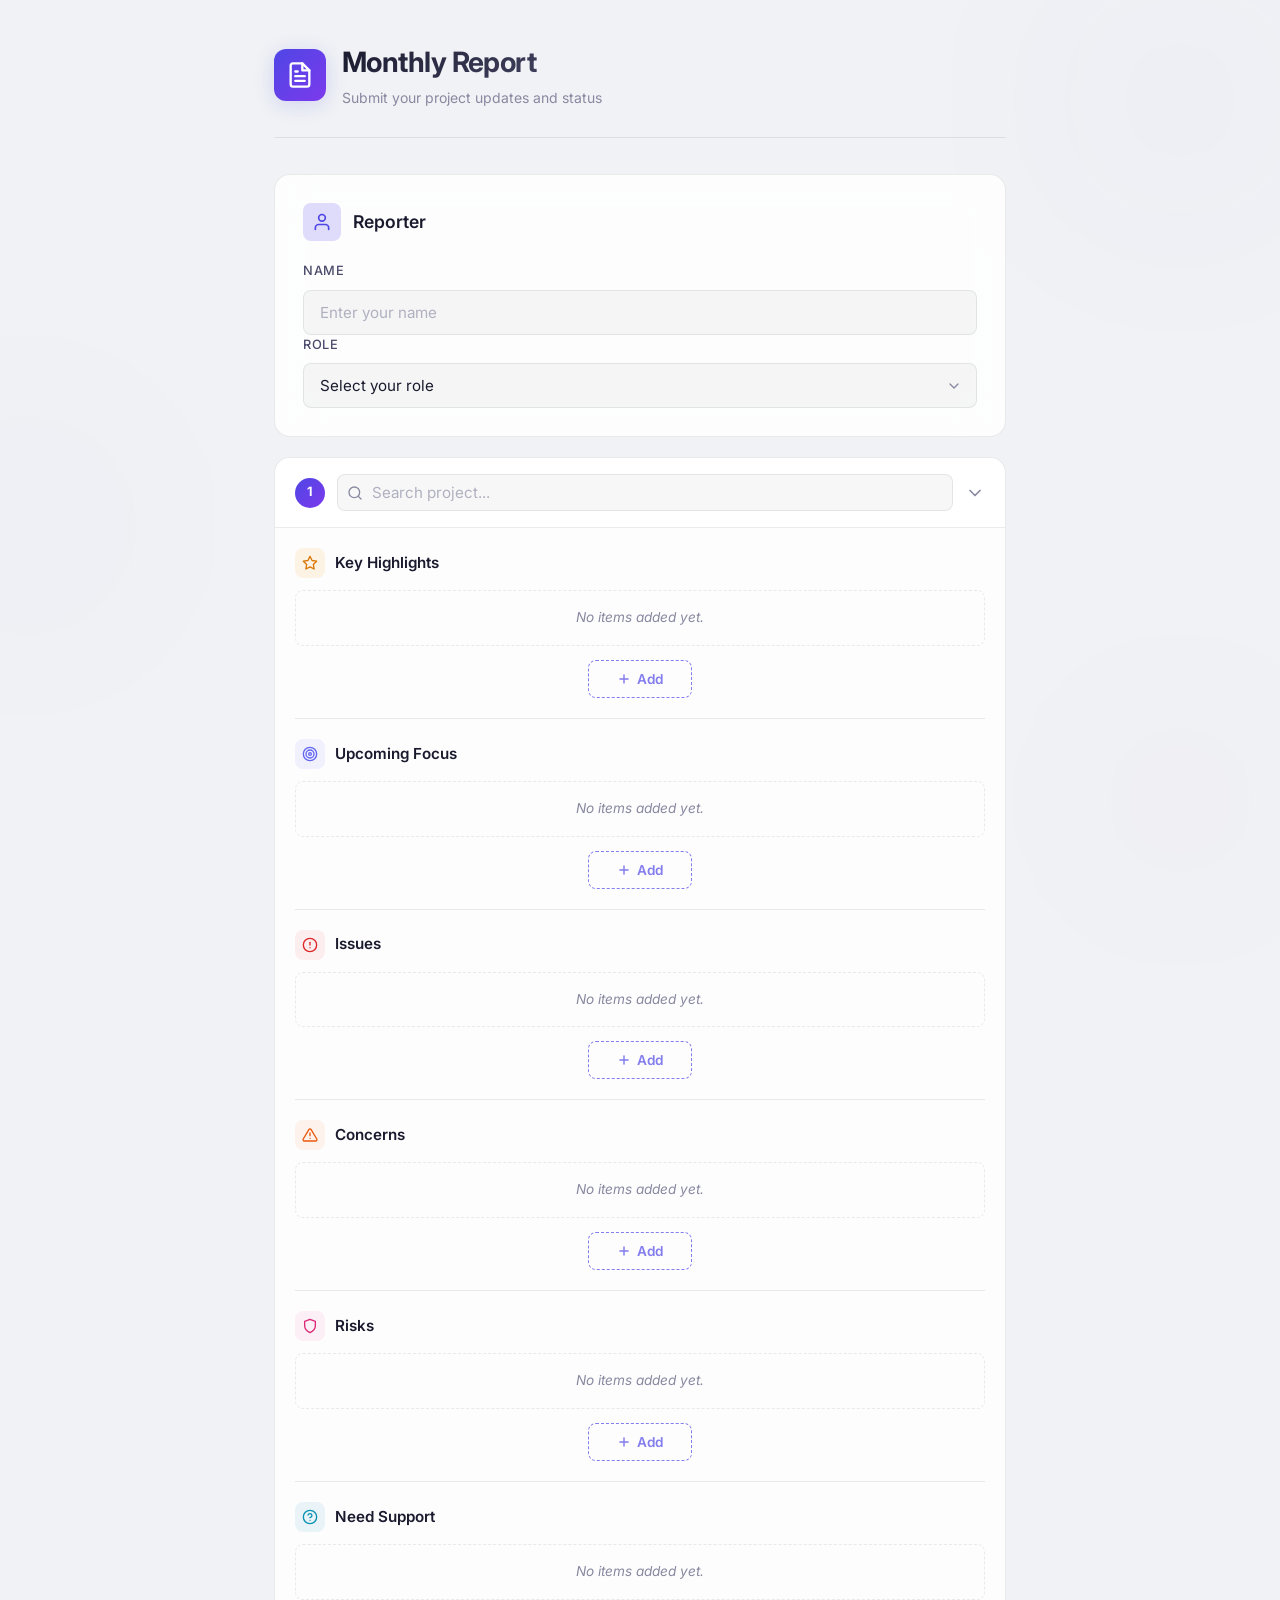
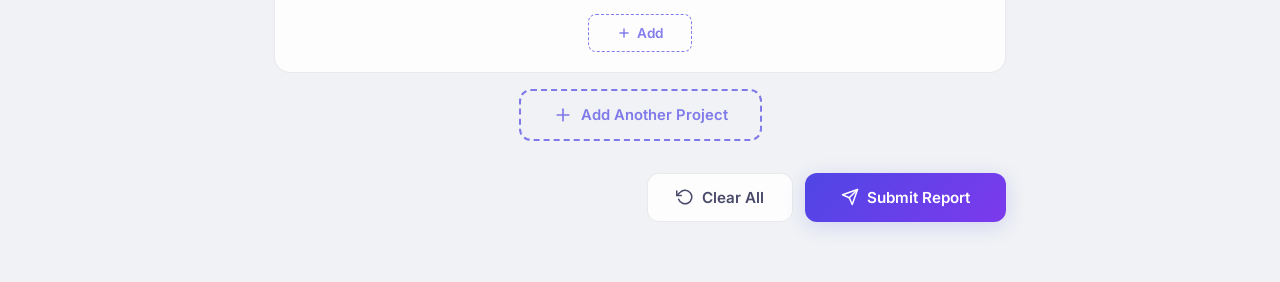
<file: index.html>
<!DOCTYPE html>
<html lang="en">

<head>
    <meta charset="UTF-8">
    <meta name="viewport" content="width=device-width, initial-scale=1.0">
    <title>Monthly Report</title>
    <meta name="description"
        content="Monthly project report input application for tracking key highlights, issues, concerns, and risks.">
    <link rel="preconnect" href="https://fonts.googleapis.com">
    <link rel="preconnect" href="https://fonts.gstatic.com" crossorigin>
    <link href="https://fonts.googleapis.com/css2?family=Inter:wght@300;400;500;600;700&display=swap" rel="stylesheet">
    <link rel="stylesheet" href="style.css">
</head>

<body>
    <div class="app-wrapper">
        <!-- Decorative background orbs -->
        <div class="bg-orb bg-orb-1"></div>
        <div class="bg-orb bg-orb-2"></div>
        <div class="bg-orb bg-orb-3"></div>

        <header class="app-header">
            <div class="header-icon">
                <svg width="28" height="28" viewBox="0 0 24 24" fill="none" stroke="currentColor" stroke-width="2"
                    stroke-linecap="round" stroke-linejoin="round">
                    <path d="M14 2H6a2 2 0 0 0-2 2v16a2 2 0 0 0 2 2h12a2 2 0 0 0 2-2V8z" />
                    <polyline points="14 2 14 8 20 8" />
                    <line x1="16" y1="13" x2="8" y2="13" />
                    <line x1="16" y1="17" x2="8" y2="17" />
                    <polyline points="10 9 9 9 8 9" />
                </svg>
            </div>
            <div>
                <h1>Monthly Report</h1>
                <p class="header-subtitle">Submit your project updates and status</p>
            </div>
        </header>

        <main class="report-form-container">
            <form id="reportForm">
                <!-- Name Section -->
                <section class="form-section" id="basicInfoSection">
                    <div class="section-header">
                        <div class="section-icon">
                            <svg width="20" height="20" viewBox="0 0 24 24" fill="none" stroke="currentColor"
                                stroke-width="2" stroke-linecap="round" stroke-linejoin="round">
                                <path d="M20 21v-2a4 4 0 0 0-4-4H8a4 4 0 0 0-4 4v2" />
                                <circle cx="12" cy="7" r="4" />
                            </svg>
                        </div>
                        <h2>Reporter</h2>
                    </div>
                    <div class="form-group">
                        <label for="nameInput">Name</label>
                        <input type="text" id="nameInput" placeholder="Enter your name" required>
                    </div>
                    <div class="form-group">
                        <label for="roleInput">Role</label>
                        <select id="roleInput" required>
                            <option value="" disabled selected>Select your role</option>
                            <optgroup label="Senior">
                                <option value="Senior Quality Assurance Automation">Senior Quality Assurance Automation</option>
                                <option value="Senior Quality Assurance">Senior Quality Assurance</option>
                                <option value="Senior Backend Developer">Senior Backend Developer</option>
                                <option value="Senior DevSecOps">Senior DevSecOps</option>
                                <option value="Senior Frontend Developer">Senior Frontend Developer</option>
                            </optgroup>
                            <optgroup label="Mid">
                                <option value="Mid Quality Assurance Automation">Mid Quality Assurance Automation</option>
                                <option value="Mid Quality Assurance">Mid Quality Assurance</option>
                                <option value="Mid Backend Developer">Mid Backend Developer</option>
                                <option value="Mid Frontend Developer">Mid Frontend Developer</option>
                            </optgroup>
                        </select>
                    </div>
                </section>

                <!-- Projects Container -->
                <div id="projectsContainer">
                    <!-- Project cards will be rendered here by JS -->
                </div>

                <!-- Add Project Button -->
                <div class="add-project-btn-wrap">
                    <button type="button" class="btn-add-project" id="addProjectBtn" onclick="addProject()">
                        <svg width="20" height="20" viewBox="0 0 24 24" fill="none" stroke="currentColor"
                            stroke-width="2" stroke-linecap="round" stroke-linejoin="round">
                            <line x1="12" y1="5" x2="12" y2="19" />
                            <line x1="5" y1="12" x2="19" y2="12" />
                        </svg>
                        Add Another Project
                    </button>
                </div>

                <!-- Submit Button -->
                <div class="form-actions">
                    <button type="button" class="btn-clear" id="clearFormBtn" onclick="clearForm()">
                        <svg width="18" height="18" viewBox="0 0 24 24" fill="none" stroke="currentColor"
                            stroke-width="2" stroke-linecap="round" stroke-linejoin="round">
                            <polyline points="1 4 1 10 7 10" />
                            <path d="M3.51 15a9 9 0 1 0 2.13-9.36L1 10" />
                        </svg>
                        Clear All
                    </button>
                    <button type="submit" class="btn-submit" id="submitReportBtn">
                        <svg width="18" height="18" viewBox="0 0 24 24" fill="none" stroke="currentColor"
                            stroke-width="2" stroke-linecap="round" stroke-linejoin="round">
                            <path d="M22 2L11 13" />
                            <path d="M22 2L15 22L11 13L2 9L22 2Z" />
                        </svg>
                        Submit Report
                    </button>
                </div>
            </form>
        </main>

        <!-- Success Modal -->
        <div class="modal-overlay" id="successModal">
            <div class="modal-content">
                <div class="modal-icon">
                    <svg width="48" height="48" viewBox="0 0 24 24" fill="none" stroke="currentColor" stroke-width="2"
                        stroke-linecap="round" stroke-linejoin="round">
                        <path d="M22 11.08V12a10 10 0 1 1-5.93-9.14" />
                        <polyline points="22 4 12 14.01 9 11.01" />
                    </svg>
                </div>
                <h2>Report Submitted!</h2>
                <p>Your monthly report has been submitted successfully.</p>
                <div class="modal-summary" id="modalSummary"></div>
                <button class="btn-modal-close" onclick="closeModal()">Close</button>
            </div>
        </div>
    </div>

    <!-- Toast Notifications -->
    <div class="toast-container" id="toastContainer"></div>

    <script src="app.js"></script>
</body>

</html>
</file>
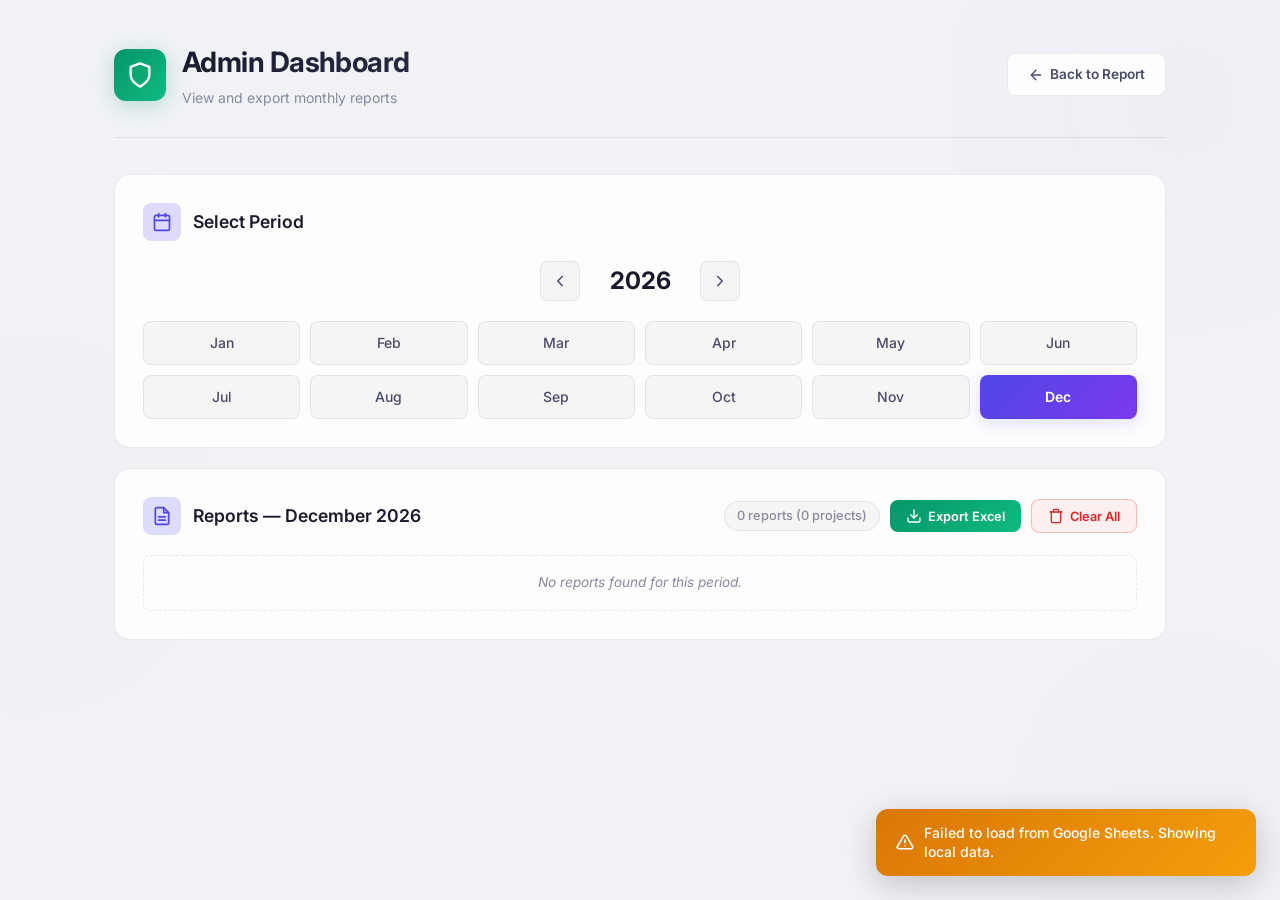
<file: admin.html>
<!DOCTYPE html>
<html lang="en">

<head>
    <meta charset="UTF-8">
    <meta name="viewport" content="width=device-width, initial-scale=1.0">
    <title>Admin - Monthly Reports</title>
    <meta name="description" content="Admin dashboard for viewing and exporting monthly project reports.">
    <link rel="preconnect" href="https://fonts.googleapis.com">
    <link rel="preconnect" href="https://fonts.gstatic.com" crossorigin>
    <link href="https://fonts.googleapis.com/css2?family=Inter:wght@300;400;500;600;700&display=swap" rel="stylesheet">
    <link rel="stylesheet" href="style.css">
    <script src="https://cdn.sheetjs.com/xlsx-0.20.3/package/dist/xlsx.full.min.js"></script>
</head>

<body class="admin-page">
    <div class="app-wrapper">
        <!-- Decorative background orbs -->
        <div class="bg-orb bg-orb-1"></div>
        <div class="bg-orb bg-orb-2"></div>
        <div class="bg-orb bg-orb-3"></div>

        <header class="app-header">
            <div class="header-icon admin-header-icon">
                <svg width="28" height="28" viewBox="0 0 24 24" fill="none" stroke="currentColor" stroke-width="2"
                    stroke-linecap="round" stroke-linejoin="round">
                    <path d="M12 22s8-4 8-10V5l-8-3-8 3v7c0 6 8 10 8 10z" />
                </svg>
            </div>
            <div class="header-title-group">
                <h1>Admin Dashboard</h1>
                <p class="header-subtitle">View and export monthly reports</p>
            </div>
            <a href="index.html" class="btn-back-link">
                <svg width="16" height="16" viewBox="0 0 24 24" fill="none" stroke="currentColor" stroke-width="2"
                    stroke-linecap="round" stroke-linejoin="round">
                    <line x1="19" y1="12" x2="5" y2="12" />
                    <polyline points="12 19 5 12 12 5" />
                </svg>
                Back to Report
            </a>
        </header>

        <!-- Month/Year Picker Section -->
        <section class="form-section" id="filterSection">
            <div class="section-header">
                <div class="section-icon">
                    <svg width="20" height="20" viewBox="0 0 24 24" fill="none" stroke="currentColor" stroke-width="2"
                        stroke-linecap="round" stroke-linejoin="round">
                        <rect x="3" y="4" width="18" height="18" rx="2" ry="2" />
                        <line x1="16" y1="2" x2="16" y2="6" />
                        <line x1="8" y1="2" x2="8" y2="6" />
                        <line x1="3" y1="10" x2="21" y2="10" />
                    </svg>
                </div>
                <h2>Select Period</h2>
            </div>

            <div class="month-year-picker">
                <div class="picker-nav">
                    <button type="button" class="picker-nav-btn" id="prevYearBtn" onclick="changeYear(-1)">
                        <svg width="18" height="18" viewBox="0 0 24 24" fill="none" stroke="currentColor"
                            stroke-width="2" stroke-linecap="round" stroke-linejoin="round">
                            <polyline points="15 18 9 12 15 6" />
                        </svg>
                    </button>
                    <span class="picker-year" id="pickerYear">2026</span>
                    <button type="button" class="picker-nav-btn" id="nextYearBtn" onclick="changeYear(1)">
                        <svg width="18" height="18" viewBox="0 0 24 24" fill="none" stroke="currentColor"
                            stroke-width="2" stroke-linecap="round" stroke-linejoin="round">
                            <polyline points="9 18 15 12 9 6" />
                        </svg>
                    </button>
                </div>
                <div class="month-grid" id="monthGrid">
                    <!-- Months will be rendered by JS -->
                </div>
            </div>
        </section>

        <!-- Reports Table Section -->
        <section class="form-section saved-reports-section" id="savedReportsSection">
            <div class="section-header">
                <div class="section-icon">
                    <svg width="20" height="20" viewBox="0 0 24 24" fill="none" stroke="currentColor" stroke-width="2"
                        stroke-linecap="round" stroke-linejoin="round">
                        <path d="M14 2H6a2 2 0 0 0-2 2v16a2 2 0 0 0 2 2h12a2 2 0 0 0 2-2V8z" />
                        <polyline points="14 2 14 8 20 8" />
                        <line x1="16" y1="13" x2="8" y2="13" />
                        <line x1="16" y1="17" x2="8" y2="17" />
                    </svg>
                </div>
                <h2 id="reportsSectionTitle">Reports</h2>
                <div class="section-header-actions">
                    <span class="report-count" id="reportCount">0 reports</span>
                    <button type="button" class="btn-export" id="exportExcelBtn" onclick="exportToExcel()">
                        <svg width="16" height="16" viewBox="0 0 24 24" fill="none" stroke="currentColor"
                            stroke-width="2" stroke-linecap="round" stroke-linejoin="round">
                            <path d="M21 15v4a2 2 0 0 1-2 2H5a2 2 0 0 1-2-2v-4" />
                            <polyline points="7 10 12 15 17 10" />
                            <line x1="12" y1="15" x2="12" y2="3" />
                        </svg>
                        Export Excel
                    </button>
                    <button type="button" class="btn-clear-all-reports" id="clearAllReportsBtn"
                        onclick="clearAllReports()">
                        <svg width="16" height="16" viewBox="0 0 24 24" fill="none" stroke="currentColor"
                            stroke-width="2" stroke-linecap="round" stroke-linejoin="round">
                            <polyline points="3 6 5 6 21 6" />
                            <path d="M19 6v14a2 2 0 0 1-2 2H7a2 2 0 0 1-2-2V6m3 0V4a2 2 0 0 1 2-2h4a2 2 0 0 1 2 2v2" />
                        </svg>
                        Clear All
                    </button>
                </div>
            </div>
            <div class="reports-table-wrapper" id="reportsTableWrapper">
                <!-- Loading Spinner -->
                <div class="table-loader" id="tableLoader">
                    <div class="loader-spinner"></div>
                    <p>Loading reports...</p>
                </div>
                <div class="empty-state" id="noReportsMsg" style="display:none;">No reports found for this period.</div>
                <table class="reports-table" id="reportsTable" style="display:none;">
                    <thead>
                        <tr>
                            <th>#</th>
                            <th>Date</th>
                            <th>Name</th>
                            <th>Role</th>
                            <th>Project</th>
                            <th>Highlights</th>
                            <th>Upcoming Focus</th>
                            <th>Issues</th>
                            <th>Concerns</th>
                            <th>Risks</th>
                            <th>Need Support</th>
                            <th></th>
                        </tr>
                    </thead>
                    <tbody id="reportsTableBody"></tbody>
                </table>
            </div>
        </section>
    </div>

    <!-- Toast Notifications -->
    <div class="toast-container" id="toastContainer"></div>

    <script src="admin.js"></script>
</body>

</html>
</file>
<file: style.css>
/* ===========================
   CSS Custom Properties
   =========================== */
:root {
    --bg-primary: #f0f2f5;
    --bg-secondary: #ffffff;
    --bg-card: rgba(255, 255, 255, 0.85);
    --bg-card-hover: rgba(255, 255, 255, 0.95);
    --bg-input: rgba(0, 0, 0, 0.03);
    --bg-input-focus: rgba(0, 0, 0, 0.05);

    --text-primary: #1a1a2e;
    --text-secondary: #4a4a6a;
    --text-muted: #8888a0;
    --text-placeholder: #b0b0c0;

    --accent-blue: #4f46e5;
    --accent-blue-glow: rgba(79, 70, 229, 0.18);
    --accent-purple: #7c3aed;
    --accent-purple-glow: rgba(124, 58, 237, 0.12);

    --highlight-color: #d97706;
    --highlight-bg: rgba(245, 158, 11, 0.1);
    --highlight-border: rgba(245, 158, 11, 0.35);

    --issue-color: #dc2626;
    --issue-bg: rgba(239, 68, 68, 0.08);
    --issue-border: rgba(239, 68, 68, 0.3);

    --concern-color: #ea580c;
    --concern-bg: rgba(249, 115, 22, 0.08);
    --concern-border: rgba(249, 115, 22, 0.3);

    --risk-color: #db2777;
    --risk-bg: rgba(236, 72, 153, 0.08);
    --risk-border: rgba(236, 72, 153, 0.3);

    --success-color: #059669;
    --success-bg: rgba(16, 185, 129, 0.1);

    --border-color: rgba(0, 0, 0, 0.08);
    --border-hover: rgba(0, 0, 0, 0.15);

    --support-color: #0891b2;
    --support-bg: rgba(8, 145, 178, 0.08);
    --support-border: rgba(8, 145, 178, 0.3);

    --radius-sm: 8px;
    --radius-md: 12px;
    --radius-lg: 16px;
    --radius-xl: 20px;

    --shadow-sm: 0 1px 3px rgba(0, 0, 0, 0.3);
    --shadow-md: 0 4px 16px rgba(0, 0, 0, 0.3);
    --shadow-lg: 0 8px 32px rgba(0, 0, 0, 0.4);

    --transition-fast: 150ms ease;
    --transition-normal: 250ms ease;
    --transition-slow: 400ms ease;
}

/* ===========================
   Reset & Base
   =========================== */
*,
*::before,
*::after {
    margin: 0;
    padding: 0;
    box-sizing: border-box;
}

html {
    scroll-behavior: smooth;
}

body {
    font-family: 'Inter', -apple-system, BlinkMacSystemFont, 'Segoe UI', sans-serif;
    background: var(--bg-primary);
    color: var(--text-primary);
    min-height: 100vh;
    line-height: 1.6;
    -webkit-font-smoothing: antialiased;
    -moz-osx-font-smoothing: grayscale;
}

/* ===========================
   App Wrapper & Background
   =========================== */
.app-wrapper {
    position: relative;
    max-width: 780px;
    margin: 0 auto;
    padding: 40px 24px 60px;
    overflow: hidden;
}

.bg-orb {
    position: fixed;
    border-radius: 50%;
    filter: blur(100px);
    pointer-events: none;
    z-index: 0;
    opacity: 0.5;
}

.bg-orb-1 {
    width: 400px;
    height: 400px;
    background: radial-gradient(circle, rgba(79, 70, 229, 0.08), transparent 70%);
    top: -100px;
    right: -100px;
    animation: float1 20s ease-in-out infinite;
}

.bg-orb-2 {
    width: 350px;
    height: 350px;
    background: radial-gradient(circle, rgba(124, 58, 237, 0.06), transparent 70%);
    bottom: 200px;
    left: -150px;
    animation: float2 25s ease-in-out infinite;
}

.bg-orb-3 {
    width: 300px;
    height: 300px;
    background: radial-gradient(circle, rgba(236, 72, 153, 0.06), transparent 70%);
    bottom: -50px;
    right: -50px;
    animation: float3 18s ease-in-out infinite;
}

@keyframes float1 {

    0%,
    100% {
        transform: translate(0, 0);
    }

    33% {
        transform: translate(-30px, 40px);
    }

    66% {
        transform: translate(20px, -20px);
    }
}

@keyframes float2 {

    0%,
    100% {
        transform: translate(0, 0);
    }

    33% {
        transform: translate(40px, -30px);
    }

    66% {
        transform: translate(-20px, 30px);
    }
}

@keyframes float3 {

    0%,
    100% {
        transform: translate(0, 0);
    }

    50% {
        transform: translate(-30px, -40px);
    }
}

/* ===========================
   Header
   =========================== */
.app-header {
    position: relative;
    z-index: 1;
    display: flex;
    align-items: center;
    gap: 16px;
    margin-bottom: 36px;
    padding-bottom: 28px;
    border-bottom: 1px solid var(--border-color);
}

.header-icon {
    display: flex;
    align-items: center;
    justify-content: center;
    width: 52px;
    height: 52px;
    border-radius: var(--radius-md);
    background: linear-gradient(135deg, var(--accent-blue), var(--accent-purple));
    color: white;
    flex-shrink: 0;
    box-shadow: 0 4px 20px var(--accent-blue-glow);
}

.app-header h1 {
    font-size: 1.75rem;
    font-weight: 700;
    letter-spacing: -0.02em;
    background: linear-gradient(135deg, var(--text-primary) 0%, var(--text-secondary) 100%);
    -webkit-background-clip: text;
    -webkit-text-fill-color: transparent;
    background-clip: text;
}

.header-subtitle {
    font-size: 0.875rem;
    color: var(--text-muted);
    margin-top: 2px;
}

/* ===========================
   Form Sections
   =========================== */
.form-section {
    position: relative;
    z-index: 1;
    background: var(--bg-card);
    border: 1px solid var(--border-color);
    border-radius: var(--radius-lg);
    padding: 28px;
    margin-bottom: 20px;
    backdrop-filter: blur(20px);
    -webkit-backdrop-filter: blur(20px);
    transition: border-color var(--transition-normal), box-shadow var(--transition-normal);
}

.form-section:hover {
    border-color: var(--border-hover);
    box-shadow: var(--shadow-md);
}

.section-header {
    display: flex;
    align-items: center;
    gap: 12px;
    margin-bottom: 20px;
}

.section-icon {
    display: flex;
    align-items: center;
    justify-content: center;
    width: 38px;
    height: 38px;
    border-radius: var(--radius-sm);
    background: var(--accent-blue-glow);
    color: var(--accent-blue);
    flex-shrink: 0;
}

.section-icon.highlight-icon {
    background: var(--highlight-bg);
    color: var(--highlight-color);
}

.section-icon.issue-icon {
    background: var(--issue-bg);
    color: var(--issue-color);
}

.section-icon.concern-icon {
    background: var(--concern-bg);
    color: var(--concern-color);
}

.section-icon.risk-icon {
    background: var(--risk-bg);
    color: var(--risk-color);
}

.section-icon.support-icon {
    background: var(--support-bg);
    color: var(--support-color);
}

.section-icon.focus-icon {
    background: rgba(99, 102, 241, 0.08);
    color: #6366f1;
}

.section-header h2 {
    font-size: 1.1rem;
    font-weight: 600;
    color: var(--text-primary);
}

/* ===========================
   Form Grid & Inputs
   =========================== */
.form-grid {
    display: grid;
    grid-template-columns: 1fr 1fr;
    gap: 20px;
}

.form-group label {
    display: block;
    font-size: 0.8rem;
    font-weight: 500;
    color: var(--text-secondary);
    margin-bottom: 8px;
    text-transform: uppercase;
    letter-spacing: 0.05em;
}

.form-group input[type="text"],
.form-group select {
    width: 100%;
    padding: 12px 16px;
    font-size: 0.95rem;
    font-family: inherit;
    color: var(--text-primary);
    background: var(--bg-input);
    border: 1px solid var(--border-color);
    border-radius: var(--radius-sm);
    transition: all var(--transition-normal);
    outline: none;
}

.form-group select {
    appearance: none;
    -webkit-appearance: none;
    -moz-appearance: none;
    background-image: url("data:image/svg+xml;charset=UTF-8,%3csvg xmlns='http://www.w3.org/2000/svg' width='16' height='16' viewBox='0 0 24 24' fill='none' stroke='%238888a0' stroke-width='2' stroke-linecap='round' stroke-linejoin='round'%3e%3cpolyline points='6 9 12 15 18 9'/%3e%3c/svg%3e");
    background-repeat: no-repeat;
    background-position: right 14px center;
    padding-right: 40px;
    cursor: pointer;
}

.form-group input[type="text"]:focus,
.form-group select:focus {
    background-color: var(--bg-input-focus);
    border-color: var(--accent-blue);
    box-shadow: 0 0 0 3px var(--accent-blue-glow);
}

.form-group input[type="text"]::placeholder {
    color: var(--text-placeholder);
}

/* ===========================
   Dynamic List Items
   =========================== */
.dynamic-list {
    display: flex;
    flex-direction: column;
    gap: 8px;
    margin-bottom: 14px;
    min-height: 0;
}

.list-item {
    display: flex;
    align-items: center;
    gap: 12px;
    padding: 12px 16px;
    background: var(--bg-input);
    border: 1px solid var(--border-color);
    border-radius: var(--radius-sm);
    animation: slideIn 0.3s ease forwards;
    transition: all var(--transition-normal);
}

.list-item:hover {
    background: var(--bg-input-focus);
    border-color: var(--border-hover);
}

.list-item .item-number {
    display: flex;
    align-items: center;
    justify-content: center;
    width: 26px;
    height: 26px;
    border-radius: 50%;
    font-size: 0.75rem;
    font-weight: 600;
    flex-shrink: 0;
}

/* Category-specific item number colors */
.item-number.cat-keyHighlight {
    background: var(--highlight-bg);
    color: var(--highlight-color);
    border: 1px solid var(--highlight-border);
}

.item-number.cat-issue {
    background: var(--issue-bg);
    color: var(--issue-color);
    border: 1px solid var(--issue-border);
}

.item-number.cat-concern {
    background: var(--concern-bg);
    color: var(--concern-color);
    border: 1px solid var(--concern-border);
}

.item-number.cat-risk {
    background: var(--risk-bg);
    color: var(--risk-color);
    border: 1px solid var(--risk-border);
}

.item-number.cat-needSupport {
    background: var(--support-bg);
    color: var(--support-color);
    border: 1px solid var(--support-border);
}

.item-number.cat-upcomingFocus {
    background: rgba(99, 102, 241, 0.08);
    color: #6366f1;
    border: 1px solid rgba(99, 102, 241, 0.3);
}

.list-item .item-text {
    flex: 1;
    font-size: 0.925rem;
    color: var(--text-primary);
    line-height: 1.4;
}

.list-item .btn-remove {
    display: flex;
    align-items: center;
    justify-content: center;
    width: 30px;
    height: 30px;
    border: none;
    background: transparent;
    color: var(--text-muted);
    border-radius: var(--radius-sm);
    cursor: pointer;
    transition: all var(--transition-fast);
    flex-shrink: 0;
}

.list-item .btn-remove:hover {
    background: var(--issue-bg);
    color: var(--issue-color);
}

@keyframes slideIn {
    from {
        opacity: 0;
        transform: translateY(-8px);
    }

    to {
        opacity: 1;
        transform: translateY(0);
    }
}

@keyframes slideOut {
    from {
        opacity: 1;
        transform: translateX(0);
        max-height: 60px;
    }

    to {
        opacity: 0;
        transform: translateX(20px);
        max-height: 0;
        padding: 0 16px;
        margin: 0;
        border-width: 0;
    }
}

/* ===========================
   Project Cards
   =========================== */
.project-card {
    background: var(--bg-card);
    border: 1px solid var(--border-color);
    border-radius: var(--radius-lg);
    margin-bottom: 16px;
    overflow: hidden;
    box-shadow: var(--shadow-card);
    transition: all var(--transition-normal);
}

.project-card:hover {
    box-shadow: var(--shadow-card-hover);
}

.project-card-header {
    display: flex;
    align-items: center;
    justify-content: space-between;
    padding: 16px 20px;
    cursor: pointer;
    background: var(--bg-card);
    border-bottom: 1px solid var(--border-color);
    transition: background var(--transition-normal);
    user-select: none;
}

.project-card-header:hover {
    background: var(--bg-card-hover);
}

.project-card-title {
    display: flex;
    align-items: center;
    gap: 12px;
    flex: 1;
    min-width: 0;
}

.project-number {
    display: flex;
    align-items: center;
    justify-content: center;
    width: 30px;
    height: 30px;
    font-size: 0.8rem;
    font-weight: 700;
    color: white;
    background: linear-gradient(135deg, var(--accent-blue), var(--accent-purple));
    border-radius: 50%;
    flex-shrink: 0;
}

.project-search-wrapper {
    flex: 1;
    position: relative;
    min-width: 0;
}

.project-search-input {
    width: 100%;
    padding: 8px 12px 8px 34px;
    font-size: 0.95rem;
    font-weight: 600;
    font-family: inherit;
    color: var(--text-primary);
    background: var(--bg-input);
    border: 1px solid var(--border-color);
    border-radius: var(--radius-sm);
    outline: none;
    transition: all var(--transition-normal);
    min-width: 0;
    box-sizing: border-box;
}

.project-search-input:focus {
    border-color: var(--accent-blue);
    box-shadow: 0 0 0 3px var(--accent-blue-glow);
}

.project-search-input::placeholder {
    color: var(--text-placeholder);
    font-weight: 400;
}

.project-search-icon {
    position: absolute;
    left: 10px;
    top: 50%;
    transform: translateY(-50%);
    color: var(--text-muted);
    pointer-events: none;
}

/* Dropdown */
.project-dropdown {
    display: none;
    position: absolute;
    top: calc(100% + 4px);
    left: 0;
    right: 0;
    background: #ffffff;
    border: 1px solid var(--border-color);
    border-radius: var(--radius-sm);
    box-shadow: 0 8px 32px rgba(0, 0, 0, 0.12);
    z-index: 100;
    max-height: 260px;
    overflow: hidden;
}

.project-dropdown.open {
    display: block;
}

.project-dropdown-list {
    max-height: 260px;
    overflow-y: auto;
    padding: 4px 0;
}

.dropdown-option {
    padding: 9px 14px;
    font-size: 0.875rem;
    color: var(--text-primary);
    cursor: pointer;
    transition: background 0.15s ease;
    line-height: 1.4;
}

.dropdown-option:hover {
    background: var(--accent-blue-glow);
}

.dropdown-option mark {
    background: rgba(59, 130, 246, 0.2);
    color: var(--accent-blue);
    font-weight: 600;
    border-radius: 2px;
    padding: 0 1px;
}

.dropdown-empty {
    padding: 14px;
    font-size: 0.85rem;
    color: var(--text-muted);
    text-align: center;
}

.project-card-actions {
    display: flex;
    align-items: center;
    gap: 8px;
    margin-left: 12px;
}

.btn-remove-project {
    display: flex;
    align-items: center;
    justify-content: center;
    width: 32px;
    height: 32px;
    border: 1px solid var(--border-color);
    background: transparent;
    color: var(--text-muted);
    border-radius: var(--radius-sm);
    cursor: pointer;
    transition: all var(--transition-normal);
}

.btn-remove-project:hover {
    color: #e11d48;
    border-color: #e11d48;
    background: rgba(225, 29, 72, 0.06);
}

.project-chevron {
    color: var(--text-muted);
    transition: transform 0.3s ease;
    flex-shrink: 0;
}

.project-chevron.rotated {
    transform: rotate(-90deg);
}

.project-card-body {
    padding: 20px;
    transition: max-height 0.4s ease, padding 0.3s ease, opacity 0.3s ease;
    max-height: 5000px;
    opacity: 1;
    overflow: hidden;
}

.project-card-body.collapsed {
    max-height: 0;
    padding: 0 20px;
    opacity: 0;
}

.project-category {
    margin-bottom: 20px;
    padding-bottom: 20px;
    border-bottom: 1px solid var(--border-color);
}

.project-category:last-child {
    margin-bottom: 0;
    padding-bottom: 0;
    border-bottom: none;
}

.category-header {
    display: flex;
    align-items: center;
    gap: 10px;
    margin-bottom: 12px;
}

.category-header h3 {
    font-size: 0.95rem;
    font-weight: 600;
    color: var(--text-primary);
    margin: 0;
}

.category-header .section-icon {
    width: 30px;
    height: 30px;
}

.category-header .section-icon svg {
    width: 16px;
    height: 16px;
}

/* Add Project Button */
.add-project-btn-wrap {
    display: flex;
    justify-content: center;
    margin-bottom: 24px;
}

.btn-add-project {
    display: inline-flex;
    align-items: center;
    gap: 8px;
    padding: 14px 32px;
    font-size: 0.925rem;
    font-weight: 600;
    font-family: inherit;
    color: var(--accent-blue);
    background: transparent;
    border: 2px dashed var(--accent-blue);
    border-radius: var(--radius-md);
    cursor: pointer;
    transition: all var(--transition-normal);
    opacity: 0.7;
}

.btn-add-project:hover {
    opacity: 1;
    background: var(--accent-blue-glow);
    border-style: solid;
    transform: translateY(-2px);
    box-shadow: 0 4px 16px var(--accent-blue-glow);
}

/* Summary modal project styles */
.summary-project {
    margin-top: 16px;
    padding: 12px 0;
    border-top: 1px solid var(--border-color);
}

.summary-project-title {
    font-size: 1rem;
    font-weight: 700;
    color: var(--text-primary);
    margin-bottom: 10px;
}

/* ===========================
   Add Item Row
   =========================== */
.add-item-row {
    display: flex;
    gap: 10px;
    align-items: flex-start;
    margin-bottom: 14px;
}

.add-item-input {
    flex: 1;
    padding: 11px 16px;
    font-size: 0.925rem;
    font-family: inherit;
    color: var(--text-primary);
    background: var(--bg-input);
    border: 1px solid var(--border-color);
    border-radius: var(--radius-sm);
    transition: all var(--transition-normal);
    outline: none;
    resize: vertical;
    min-height: 80px;
    line-height: 1.5;
}

.add-item-input:focus {
    background: var(--bg-input-focus);
    border-color: var(--accent-blue);
    box-shadow: 0 0 0 3px var(--accent-blue-glow);
}

.add-item-input::placeholder {
    color: var(--text-placeholder);
}

.btn-confirm {
    display: inline-flex;
    align-items: center;
    gap: 6px;
    padding: 11px 20px;
    font-size: 0.875rem;
    font-weight: 600;
    font-family: inherit;
    color: white;
    background: linear-gradient(135deg, #059669, #10b981);
    border: none;
    border-radius: var(--radius-sm);
    cursor: pointer;
    transition: all var(--transition-normal);
    white-space: nowrap;
    flex-shrink: 0;
}

.btn-confirm:hover {
    transform: translateY(-1px);
    box-shadow: 0 4px 16px rgba(5, 150, 105, 0.3);
}

.btn-confirm:active {
    transform: translateY(0);
}

/* Centered Add Button */
.add-btn-center {
    display: flex;
    justify-content: center;
    margin-top: 4px;
}

.btn-add-center {
    display: inline-flex;
    align-items: center;
    gap: 6px;
    padding: 10px 28px;
    font-size: 0.85rem;
    font-weight: 600;
    font-family: inherit;
    color: var(--accent-blue);
    background: transparent;
    border: 1px dashed var(--accent-blue);
    border-radius: var(--radius-sm);
    cursor: pointer;
    transition: all var(--transition-normal);
    opacity: 0.7;
}

.btn-add-center:hover {
    opacity: 1;
    background: var(--accent-blue-glow);
    border-style: solid;
    transform: translateY(-1px);
}

/* ===========================
   Empty State
   =========================== */
.empty-state {
    text-align: center;
    padding: 16px;
    color: var(--text-muted);
    font-size: 0.85rem;
    font-style: italic;
    border: 1px dashed var(--border-color);
    border-radius: var(--radius-sm);
}

/* ===========================
   Form Actions
   =========================== */
.form-actions {
    position: relative;
    z-index: 1;
    display: flex;
    justify-content: flex-end;
    gap: 12px;
    margin-top: 32px;
}

.btn-clear {
    display: inline-flex;
    align-items: center;
    gap: 8px;
    padding: 14px 28px;
    font-size: 0.95rem;
    font-weight: 600;
    font-family: inherit;
    color: var(--text-secondary);
    background: var(--bg-card);
    border: 1px solid var(--border-color);
    border-radius: var(--radius-md);
    cursor: pointer;
    transition: all var(--transition-normal);
}

.btn-clear:hover {
    color: var(--text-primary);
    border-color: var(--border-hover);
    background: var(--bg-card-hover);
}

.btn-submit {
    display: inline-flex;
    align-items: center;
    gap: 8px;
    padding: 14px 36px;
    font-size: 0.95rem;
    font-weight: 600;
    font-family: inherit;
    color: white;
    background: linear-gradient(135deg, var(--accent-blue), var(--accent-purple));
    border: none;
    border-radius: var(--radius-md);
    cursor: pointer;
    transition: all var(--transition-normal);
    box-shadow: 0 4px 20px var(--accent-blue-glow);
}

.btn-submit:hover {
    transform: translateY(-2px);
    box-shadow: 0 6px 28px var(--accent-blue-glow);
}

.btn-submit:active {
    transform: translateY(0);
}

/* ===========================
   Modal
   =========================== */
.modal-overlay {
    position: fixed;
    inset: 0;
    background: rgba(0, 0, 0, 0.3);
    backdrop-filter: blur(8px);
    -webkit-backdrop-filter: blur(8px);
    display: flex;
    align-items: center;
    justify-content: center;
    z-index: 1000;
    opacity: 0;
    visibility: hidden;
    transition: all var(--transition-normal);
    padding: 20px;
}

.modal-overlay.active {
    opacity: 1;
    visibility: visible;
}

.modal-content {
    background: var(--bg-secondary);
    border: 1px solid var(--border-color);
    border-radius: var(--radius-xl);
    padding: 40px;
    max-width: 480px;
    width: 100%;
    text-align: center;
    transform: scale(0.9) translateY(20px);
    transition: transform var(--transition-slow);
    box-shadow: var(--shadow-lg);
}

.modal-overlay.active .modal-content {
    transform: scale(1) translateY(0);
}

.modal-icon {
    display: inline-flex;
    align-items: center;
    justify-content: center;
    width: 80px;
    height: 80px;
    border-radius: 50%;
    background: var(--success-bg);
    color: var(--success-color);
    margin-bottom: 20px;
    animation: popIn 0.5s ease 0.2s both;
}

@keyframes popIn {
    from {
        transform: scale(0);
        opacity: 0;
    }

    50% {
        transform: scale(1.15);
    }

    to {
        transform: scale(1);
        opacity: 1;
    }
}

.modal-content h2 {
    font-size: 1.5rem;
    font-weight: 700;
    margin-bottom: 8px;
    color: var(--text-primary);
}

.modal-content p {
    color: var(--text-secondary);
    font-size: 0.95rem;
    margin-bottom: 24px;
}

.modal-summary {
    text-align: left;
    background: var(--bg-input);
    border: 1px solid var(--border-color);
    border-radius: var(--radius-md);
    padding: 20px;
    margin-bottom: 28px;
    max-height: 300px;
    overflow-y: auto;
}

.modal-summary .summary-row {
    display: flex;
    gap: 8px;
    padding: 6px 0;
    font-size: 0.875rem;
    border-bottom: 1px solid var(--border-color);
}

.modal-summary .summary-row:last-child {
    border-bottom: none;
}

.modal-summary .summary-label {
    font-weight: 600;
    color: var(--text-secondary);
    min-width: 90px;
    flex-shrink: 0;
}

.modal-summary .summary-value {
    color: var(--text-primary);
}

.modal-summary .summary-list {
    list-style: none;
    padding: 0;
}

.modal-summary .summary-list li {
    padding: 3px 0;
    color: var(--text-primary);
}

.modal-summary .summary-list li::before {
    content: '• ';
    color: var(--text-muted);
}

.modal-summary .summary-section {
    margin-top: 12px;
    padding-top: 12px;
    border-top: 1px solid var(--border-color);
}

.modal-summary .summary-section:first-child {
    margin-top: 0;
    padding-top: 0;
    border-top: none;
}

.modal-summary .summary-section-title {
    font-size: 0.8rem;
    font-weight: 600;
    text-transform: uppercase;
    letter-spacing: 0.05em;
    margin-bottom: 6px;
}

.modal-summary .summary-section-title.highlight {
    color: var(--highlight-color);
}

.modal-summary .summary-section-title.issue {
    color: var(--issue-color);
}

.modal-summary .summary-section-title.concern {
    color: var(--concern-color);
}

.modal-summary .summary-section-title.risk {
    color: var(--risk-color);
}

.modal-summary .summary-section-title.support {
    color: var(--support-color);
}

.modal-summary .summary-section-title.focus {
    color: #6366f1;
}

.modal-summary .summary-empty {
    color: var(--text-muted);
    font-size: 0.85rem;
    font-style: italic;
}

.btn-modal-close {
    padding: 12px 40px;
    font-size: 0.95rem;
    font-weight: 600;
    font-family: inherit;
    color: white;
    background: linear-gradient(135deg, var(--accent-blue), var(--accent-purple));
    border: none;
    border-radius: var(--radius-md);
    cursor: pointer;
    transition: all var(--transition-normal);
}

.btn-modal-close:hover {
    transform: translateY(-1px);
    box-shadow: 0 4px 16px var(--accent-blue-glow);
}

/* ===========================
   Admin Page Styles
   =========================== */
.admin-header-icon {
    background: linear-gradient(135deg, #059669, #10b981);
    box-shadow: 0 4px 20px rgba(5, 150, 105, 0.25);
}

.admin-page .app-wrapper {
    max-width: 1100px;
}

.header-title-group {
    flex: 1;
}

.btn-back-link {
    display: inline-flex;
    align-items: center;
    gap: 6px;
    padding: 10px 20px;
    font-size: 0.85rem;
    font-weight: 600;
    font-family: inherit;
    color: var(--text-secondary);
    background: var(--bg-card);
    border: 1px solid var(--border-color);
    border-radius: var(--radius-sm);
    cursor: pointer;
    text-decoration: none;
    transition: all var(--transition-normal);
    white-space: nowrap;
}

.btn-back-link:hover {
    color: var(--text-primary);
    border-color: var(--border-hover);
    background: var(--bg-card-hover);
    transform: translateX(-2px);
}

/* Month/Year Picker */
.month-year-picker {
    margin-top: 4px;
}

.picker-nav {
    display: flex;
    align-items: center;
    justify-content: center;
    gap: 20px;
    margin-bottom: 20px;
}

.picker-year {
    font-size: 1.5rem;
    font-weight: 700;
    color: var(--text-primary);
    min-width: 80px;
    text-align: center;
}

.picker-nav-btn {
    display: flex;
    align-items: center;
    justify-content: center;
    width: 40px;
    height: 40px;
    border: 1px solid var(--border-color);
    background: var(--bg-input);
    color: var(--text-secondary);
    border-radius: var(--radius-sm);
    cursor: pointer;
    transition: all var(--transition-normal);
}

.picker-nav-btn:hover {
    border-color: var(--accent-blue);
    color: var(--accent-blue);
    background: var(--accent-blue-glow);
}

.month-grid {
    display: grid;
    grid-template-columns: repeat(6, 1fr);
    gap: 10px;
}

.month-btn {
    position: relative;
    display: flex;
    flex-direction: column;
    align-items: center;
    justify-content: center;
    gap: 4px;
    padding: 14px 8px;
    font-family: inherit;
    font-size: 0.875rem;
    font-weight: 500;
    color: var(--text-secondary);
    background: var(--bg-input);
    border: 1px solid var(--border-color);
    border-radius: var(--radius-sm);
    cursor: pointer;
    transition: all var(--transition-normal);
}

.month-btn:hover {
    color: var(--text-primary);
    border-color: var(--border-hover);
    background: var(--bg-input-focus);
}

.month-btn.selected {
    color: white;
    background: linear-gradient(135deg, var(--accent-blue), var(--accent-purple));
    border-color: transparent;
    font-weight: 600;
    box-shadow: 0 4px 16px var(--accent-blue-glow);
}

.month-btn.has-reports:not(.selected) {
    border-color: var(--accent-blue);
    color: var(--accent-blue);
    font-weight: 600;
}

.month-name {
    line-height: 1;
}

.month-badge {
    font-size: 0.65rem;
    font-weight: 700;
    padding: 1px 6px;
    border-radius: 10px;
    line-height: 1.4;
}

.month-btn.selected .month-badge {
    background: rgba(255, 255, 255, 0.25);
    color: white;
}

.month-btn:not(.selected) .month-badge {
    background: var(--accent-blue-glow);
    color: var(--accent-blue);
}

/* ===========================
   Saved Reports Section
   =========================== */
.saved-reports-section {
    margin-top: 20px;
}

.saved-reports-section .section-header {
    flex-wrap: wrap;
}

.section-header-actions {
    display: flex;
    align-items: center;
    gap: 10px;
    margin-left: auto;
}

.report-count {
    font-size: 0.8rem;
    font-weight: 500;
    color: var(--text-muted);
    padding: 4px 12px;
    background: var(--bg-input);
    border-radius: 20px;
    border: 1px solid var(--border-color);
}

.btn-export {
    display: inline-flex;
    align-items: center;
    gap: 6px;
    padding: 8px 16px;
    font-size: 0.8rem;
    font-weight: 600;
    font-family: inherit;
    color: white;
    background: linear-gradient(135deg, #059669, #10b981);
    border: none;
    border-radius: var(--radius-sm);
    cursor: pointer;
    transition: all var(--transition-normal);
    white-space: nowrap;
}

.btn-export:hover {
    transform: translateY(-1px);
    box-shadow: 0 4px 12px rgba(5, 150, 105, 0.3);
}

.btn-clear-all-reports {
    display: inline-flex;
    align-items: center;
    gap: 6px;
    padding: 8px 16px;
    font-size: 0.8rem;
    font-weight: 600;
    font-family: inherit;
    color: var(--issue-color);
    background: var(--issue-bg);
    border: 1px solid var(--issue-border);
    border-radius: var(--radius-sm);
    cursor: pointer;
    transition: all var(--transition-normal);
    white-space: nowrap;
}

.btn-clear-all-reports:hover {
    background: var(--issue-color);
    color: white;
}

/* Reports Table */
.reports-table-wrapper {
    overflow-x: auto;
    margin-top: 4px;
}

.reports-table {
    width: 100%;
    border-collapse: collapse;
    font-size: 0.85rem;
}

.reports-table thead th {
    text-align: left;
    padding: 10px 12px;
    font-size: 0.75rem;
    font-weight: 600;
    text-transform: uppercase;
    letter-spacing: 0.05em;
    color: var(--text-muted);
    border-bottom: 2px solid var(--border-color);
    white-space: nowrap;
}

.reports-table tbody td {
    padding: 10px 12px;
    border-bottom: 1px solid var(--border-color);
    color: var(--text-primary);
    vertical-align: top;
    line-height: 1.5;
}

.reports-table tbody tr:hover {
    background: var(--bg-input);
}

.reports-table tbody tr:last-child td {
    border-bottom: none;
}

.cell-number {
    text-align: center;
    color: var(--text-muted);
    font-weight: 600;
}

.cell-date {
    white-space: nowrap;
    color: var(--text-secondary);
    font-size: 0.8rem;
}

.cell-empty {
    color: var(--text-muted);
}

.btn-remove-report {
    display: flex;
    align-items: center;
    justify-content: center;
    width: 28px;
    height: 28px;
    border: none;
    background: transparent;
    color: var(--text-muted);
    border-radius: var(--radius-sm);
    cursor: pointer;
    transition: all var(--transition-fast);
}

.btn-remove-report:hover {
    background: var(--issue-bg);
    color: var(--issue-color);
}

/* ===========================
   Scrollbar
   =========================== */
::-webkit-scrollbar {
    width: 6px;
}

::-webkit-scrollbar-track {
    background: transparent;
}

::-webkit-scrollbar-thumb {
    background: var(--border-color);
    border-radius: 3px;
}

::-webkit-scrollbar-thumb:hover {
    background: var(--border-hover);
}

/* ===========================
   Toast Notifications
   =========================== */
.toast-container {
    position: fixed;
    bottom: 24px;
    right: 24px;
    z-index: 2000;
    display: flex;
    flex-direction: column;
    gap: 10px;
    pointer-events: none;
}

.toast {
    display: flex;
    align-items: center;
    gap: 10px;
    padding: 14px 20px;
    border-radius: var(--radius-md);
    font-size: 0.875rem;
    font-weight: 500;
    color: white;
    box-shadow: 0 8px 32px rgba(0, 0, 0, 0.2);
    pointer-events: auto;
    transform: translateX(120%);
    opacity: 0;
    transition: all 0.3s cubic-bezier(0.34, 1.56, 0.64, 1);
    max-width: 380px;
}

.toast.show {
    transform: translateX(0);
    opacity: 1;
}

.toast-success {
    background: linear-gradient(135deg, #059669, #10b981);
}

.toast-error {
    background: linear-gradient(135deg, #dc2626, #ef4444);
}

.toast-warning {
    background: linear-gradient(135deg, #d97706, #f59e0b);
}

.toast-icon {
    display: flex;
    flex-shrink: 0;
}

.toast-message {
    line-height: 1.4;
}

/* ===========================
   Loading Spinner
   =========================== */
.table-loader {
    display: flex;
    flex-direction: column;
    align-items: center;
    justify-content: center;
    padding: 48px 20px;
    gap: 16px;
    color: var(--text-muted);
    font-size: 0.9rem;
}

.loader-spinner {
    width: 36px;
    height: 36px;
    border: 3px solid var(--border-color);
    border-top-color: var(--accent-blue);
    border-radius: 50%;
    animation: spin 0.8s linear infinite;
}

@keyframes spin {
    to {
        transform: rotate(360deg);
    }
}

/* Submit Button Spinner */
.btn-spinner {
    display: inline-block;
    width: 18px;
    height: 18px;
    border: 2px solid rgba(255, 255, 255, 0.3);
    border-top-color: white;
    border-radius: 50%;
    animation: spin 0.7s linear infinite;
    flex-shrink: 0;
}

.btn-submit:disabled {
    opacity: 0.7;
    cursor: not-allowed;
    transform: none !important;
}

/* ===========================
   Responsive
   =========================== */
@media (max-width: 600px) {
    .app-wrapper {
        padding: 24px 16px 40px;
    }

    .form-grid {
        grid-template-columns: 1fr;
        gap: 16px;
    }

    .form-section {
        padding: 20px;
    }

    .app-header h1 {
        font-size: 1.4rem;
    }

    .form-actions {
        flex-direction: column;
    }

    .btn-submit,
    .btn-clear {
        width: 100%;
        justify-content: center;
    }

    .add-item-row {
        flex-direction: column;
    }

    .btn-add {
        justify-content: center;
    }

    .month-grid {
        grid-template-columns: repeat(3, 1fr);
    }

    .app-header {
        flex-wrap: wrap;
    }

    .btn-back-link {
        width: 100%;
        justify-content: center;
        margin-top: 8px;
    }

    .section-header-actions {
        width: 100%;
        margin-top: 8px;
        flex-wrap: wrap;
    }

    .toast-container {
        bottom: 16px;
        right: 16px;
        left: 16px;
    }

    .toast {
        max-width: 100%;
    }
}
</file>
